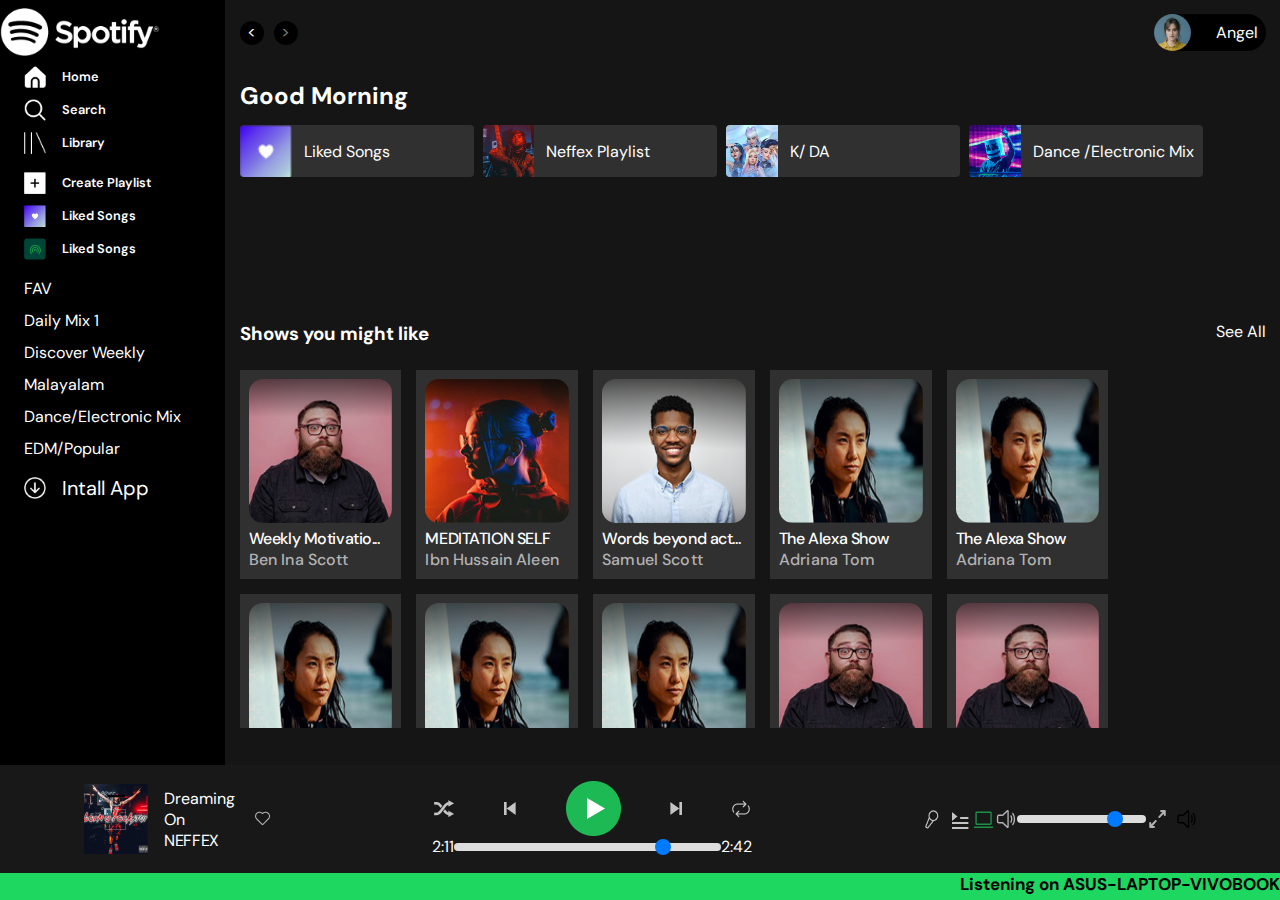
<file: index.html>
<!DOCTYPE html>
<html lang="en">
  <head>
    <meta charset="UTF-8" />
    <meta name="viewport" content="width=device-width, initial-scale=1.0" />
    <link rel="stylesheet" href="style.css" />
    <link
      rel="stylesheet"
      href="https://cdnjs.cloudflare.com/ajax/libs/font-awesome/6.4.0/css/all.min.css"
      integrity="sha512-iecdLmaskl7CVkqkXNQ/ZH/XLlvWZOJyj7Yy7tcenmpD1ypASozpmT/E0iPtmFIB46ZmdtAc9eNBvH0H/ZpiBw=="
      crossorigin="anonymous"
      referrerpolicy="no-referrer"
    />
    <title>My Spotify Clone</title>
  </head>
  <body>
    <main>
      <div class="container">
        <div class="sidebar">
          <img
            id="logoimg"
            src="./assets/Spotify logo.png"
            alt="Spotify-Logo"
          />
          <div class="topicon sidedivs">
            <div class="linkflex">
              <img src="./Home.png" alt="Home" />
              <a href="#">Home</a>
            </div>
            <div class="linkflex">
              <img src="./assets/Search.png" alt="Search" />
              <a href="#">Search</a>
            </div>
            <div class="linkflex">
              <img src="./assets/Your library.png" alt="Library" />
              <a href="#">Library</a>
            </div>
          </div>
          <div class="album sidedivs">
            <div class="linkflex">
              <!--<img src="./assets/plus.png" alt="Home">-->
              <img
                src="./assets/plus.png"
                alt=""
              />
              <a href="#">Create Playlist</a>
            </div>
            <div class="linkflex" x>
              <img
                src="./assets/purpleheart.png"
                alt=""
              />
              <a href="#">Liked Songs</a>
            </div>
            <div class="linkflex" x>
              <img
                src="./assets/hotspot.png"
                alt=""
              />
              <a href="#">Liked Songs</a>
            </div>
          </div>
          <div class="favalbums sidedivs">
            <a href="#"><p>FAV</p></a>
            <a href="#">Daily Mix 1</a>
            <a href="#">Discover Weekly</a>
            <a href="#">Malayalam</a>
            <a href="#">Dance/Electronic Mix</a>
            <a href="#">EDM/Popular</a>
            <!-- <a href="#">Daily Mix 1</a>
                    <a href="#">Discover Weekly</a>
                    <a href="#">Malayalam</a>
                    <a href="#">Dance/Electronic Mix</a>
                    <a href="#">EDM/Popular</a> -->
          </div>
          <div class="install sidedivs">
            <div class="linkflex">
              <img src="./assets/install.png" alt="Install App" />
              <button id="install-btn">Intall App</button>
            </div>
          </div>
        </div>
        <div class="mainarea bg.ldark">
          <div class="head">
            <div class="greatless">
              <div class="less"><</div>
              <div class="great">></div>
            </div>
            <div class="user">
              <img src="./assets/user2.png" alt="Userpic" />
              <div class="name">
                Angel <i class="fa-solid fa-caret-down"></i>
              </div>
            </div>
          </div>
          <div class="maincontent">
            <div class="mainleft">
              <h2 class="h2">Good Morning</h2>
              <div class="midcards">
                <div class="mcard">
                  <img
                    class="simg"
                    src="./assets/purpleheart.png"
                    alt=""
                  />
                  <div class="mtext">Liked Songs</div>
                </div>
                <div class="mcard">
                  <img
                    class="simg"
                    src="./assets/man.png"
                    alt=""
                  />
                  <div class="mtext">Neffex Playlist</div>
                </div>
                <div class="mcard">
                  <img
                    class="simg"
                    src="./assets/KDA.png"
                    alt=""
                  />
                  <div class="mtext">K/ DA</div>
                </div>
                <div class="mcard">
                  <img
                    class="simg"
                    src="./assets/marshmellow.png"
                    alt=""
                  />
                  <div class="mtext">Dance /Electronic Mix</div>
                </div>
              </div>
              <div class="see">
                <h3 class="h2">Shows you might like</h3>
                <a href="./playliSt.html" target="_blank">See All</a>
              </div>
              <div class="btmcards">
                <div class="bcard">
                  <div class="carditem">
                    <img
                      src="./assets/Rectangle 21.png"
                      alt="ArtistImage"
                    />
                    <h5>Weekly Motivatio...</h5>
                    <p>Ben Ina Scott</p>
                  </div>
                </div>
                <div class="bcard">
                  <div class="carditem">
                    <img
                      src="./assets/Rectangle 22.png"
                      alt="ArtistImage"
                    />
                    <h5>MEDITATION SELF</h5>
                    <p>Ibn Hussain Aleen</p>
                  </div>
                </div>
                <div class="bcard">
                  <div class="carditem">
                    <img
                      src="./assets/Rectangle 23.png"
                      alt="ArtistImage"
                    />
                    <h5>Words beyond act...</h5>
                    <p>Samuel Scott</p>
                  </div>
                </div>
                <div class="bcard">
                  <div class="carditem">
                    <img
                      src="./assets/Rectangle 16.png"
                      alt="ArtistImage"
                    />
                    <h5>The Alexa Show</h5>
                    <p>Adriana Tom</p>
                  </div>
                </div>
                <div class="bcard">
                  <div class="carditem">
                    <img
                      src="././assets/Rectangle 16.png"
                      alt="ArtistImage"
                    />
                    <h5>The Alexa Show</h5>
                    <p>Adriana Tom</p>
                  </div>
                </div>
                <div class="bcard">
                  <div class="carditem">
                    <img
                      src="./assets/Rectangle 16.png"
                      alt="ArtistImage"
                    />
                    <h5>The Alexa Show</h5>
                    <p>Adriana Tom</p>
                  </div>
                </div>
                <div class="bcard">
                  <div class="carditem">
                    <img
                      src="./assets/Rectangle 16.png"
                      alt="ArtistImage"
                    />
                    <h5>The Alexa Show</h5>
                    <p>Adriana Tom</p>
                  </div>
                </div>
                <div class="bcard">
                  <div class="carditem">
                    <img
                      src="./assets/Rectangle 16.png"
                      alt="ArtistImage"
                    />
                    <h5>The Alexa Show</h5>
                    <p>Adriana Tom</p>
                  </div>
                </div>
                <div class="bcard">
                  <div class="carditem">
                    <img
                      src="./assets/Rectangle 21.png"
                      alt="ArtistImage"
                    />
                    <h5>Weekly Motivatio...</h5>
                    <p>Ben Ina Scott</p>
                  </div>
                </div>
                <div class="bcard">
                  <div class="carditem">
                    <img
                      src="./assets/Rectangle 21.png"
                      alt="ArtistImage"
                    />
                    <h5>Weekly Motivatio...</h5>
                    <p>Ben Ina Scott</p>
                  </div>
                </div>
                <div class="bcard">
                  <div class="carditem">
                    <img
                      src="./assets/Rectangle 21.png"
                      alt="ArtistImage"
                    />
                    <h5>Weekly Motivatio...</h5>
                    <p>Ben Ina Scott</p>
                  </div>
                </div>
              </div>
            </div>
          </div>
        </div>
      </div>
      <div class="foot">
        <div class="player">
          <div class="playerleft">
            <img
              src="./assets/playing-img.png"
              alt="Played Song"
            />
            <div class="playedtext">
              <div class="textonly">
                <p>Dreaming On</p>
                <p id="singer">NEFFEX</p>
              </div>
              <img
                src="./assets/heart.png"
                alt="Liked"
              />
            </div>
          </div>
          <div class="playermid">
            <div class="midup">
              <img
                src="./assets/shuffle.png"
                alt="shuffle"
              />
              <img
                src="./assets/previous.png"
                alt="previous"
              />
              <img
                src="./assets/play.png"
                alt="play"
              />
              <img
                src="./assets/next.png"
                alt="next"
              />
              <img
                src="./assets/loop.png"
                alt="loop"
              />
            </div>
            <div class="middown">
              <p>2:11</p>
              <!--<img src="./assets/big-music-bar.png" alt="music bar">
                  <img src="./assets/music-bar.png" alt="">-->
              <input
                type="range"
                id="musicid"
                name="music"
                min="0"
                max="100"
                value="80"
              />
              <p>2:42</p>
            </div>
          </div>
          <div class="playerright">
            <img
              class="rytmic"
              src="./assets/microphone.png"
              alt="microphone"
            />
            <img
              class="rytmic"
              src="./assets/query-queue.png"
              alt="query-queue"
            />
            <img
              class="rytmic"
              src="./assets/carbon_laptop.png"
              alt="carbon_laptop"
            />
            <img
              src="./assets/speaker-white.png"
              alt="speaker-white"
            />
           <!-- <img src="./assets/volume-bar.png"
                                alt="volume-bar"> -->
            <input
              type="range"
              class="rytmic"
              id="volumid"
              name="volume"
              min="0"
              max="100"
              value="80"
            />
            <img
              class="rytmic"
              src="./assets/strech-speaker.png"
              alt="strech-speaker"
            />
          </div>
        </div>
        <p id="foottext">Listening on ASUS-LAPTOP-VIVOBOOK</p>
      </div>
    </main>
  </body>
</html>
</file>
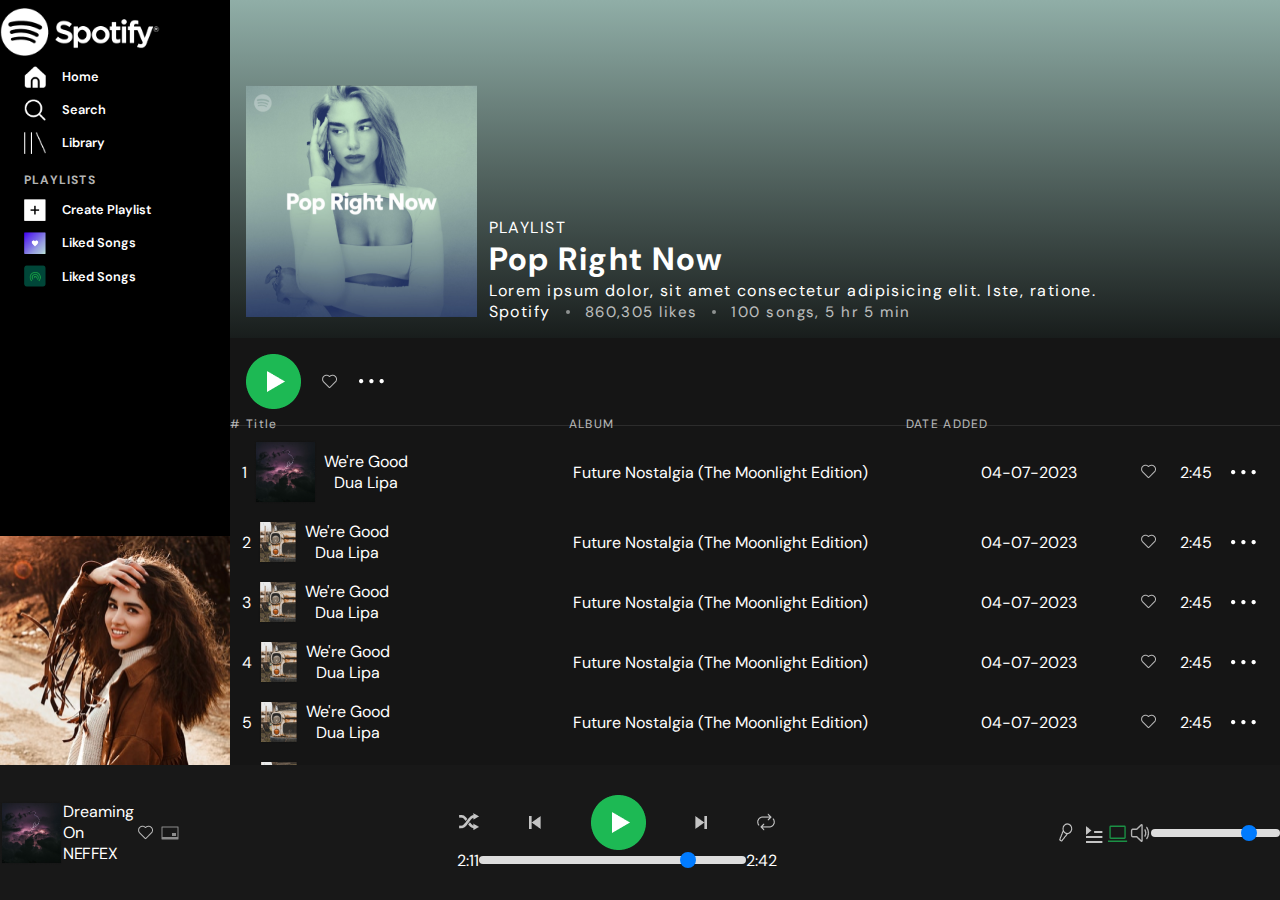
<file: playliSt.html>
<!DOCTYPE html>
<html lang="en">
<head>
    <meta charset="UTF-8">
    <meta name="viewport" content="width=device-width, initial-scale=1.0">
    <link rel="stylesheet" href="./style.css">
    <link rel="stylesheet" href="./style1.css">
    <link rel="stylesheet" href="https://cdnjs.cloudflare.com/ajax/libs/font-awesome/6.4.0/css/all.min.css"
        integrity="sha512-iecdLmaskl7CVkqkXNQ/ZH/XLlvWZOJyj7Yy7tcenmpD1ypASozpmT/E0iPtmFIB46ZmdtAc9eNBvH0H/ZpiBw=="
        crossorigin="anonymous" referrerpolicy="no-referrer" />
    <title>Spotify Clone</title>
</head>
<body>
    <main>
        <div class="container">
            <div class="sidebar">
                <img id="logoimg" src="./assets/Spotify logo.png" alt="Spotify-Logo">
                <div class="topicon sidedivs">
                    <div class="linkflex">
                        <img src="./Home.png" alt="Home">
                        <a href="#">Home</a>
                    </div>
                    <div class="linkflex">
                        <img src="./assets/Search.png" alt="Search">
                        <a href="#">Search</a>
                    </div>
                    <div class="linkflex">
                        <img src="./assets/Your library.png" alt="Library">
                        <a href="#">Library</a>
                    </div>
                </div>
                <div class="album sidedivs" id="album-playlist">
                    <p>PLAYLISTS</p>
                    <div class="linkflex">
                        <!-- <img src="./assets/plus.png" alt="Home"> -->
                        <img src="./assets/plus.png" alt="">
                        <a href="#">Create Playlist</a>
                    </div>
                    <div class="linkflex" x>
                        <img src="./assets/purpleheart.png" alt="">
                        <a href="#">Liked Songs</a>
                    </div>
                    <div class="linkflex" x>
                        <img src="./assets/hotspot.png" alt="">
                        <a href="#">Liked Songs</a>
                    </div>
                </div>
                <img id="albumart-playlist" src="./assets2/album art.png" alt="AlbumArt Pic">
            </div>
            <div class="mainarea-playlist bg.ldark">
                    <div class="top-one">
                        <div class="genre-img">
                            <img src="./assets2/pop-rn.png" alt="Genre Playlist Image">
                        </div>
                        <div class="genre-text">
                            <p>PLAYLIST</p>
                            <H1>Pop Right Now</H1>
                            <p>Lorem ipsum dolor, sit amet consectetur adipisicing elit. Iste, ratione.</p>
                            <div class="genre-foot">
                                <div class="spoti">Spotify</div>
                                <svg class="genre-short-text" xmlns="http://www.w3.org/2000/svg" width="4" height="4" viewBox="0 0 4 4" fill="none">
                                    <circle opacity="0.7" cx="2" cy="2" r="2" fill="white"/>
                                  </svg>
                                  <div class="likes genre-short-text">860,305 likes</div>
                                  <svg class="genre-short-text" xmlns="http://www.w3.org/2000/svg" width="4" height="4" viewBox="0 0 4 4" fill="none">
                                    <circle opacity="0.7" cx="2" cy="2" r="2" fill="white"/>
                                  </svg>
                                  <div class="genre-info genre-short-text">100 songs, 5 hr 5 min</div>
                            </div>
                        </div>
                    </div>
                    <div class="top-second">
                        <div class="btns">
                            <img id="pl-btns" src="./assets/play.png" alt="Play">
                            <img src="./assets/heart.png" alt="Like-Playlist">
                            <img src="./assets2/three-dot.png" alt="More-Options">
                        </div>
                    </div>
                    <div class="top-third">
                        <div class="bor"></div>
                        <div class="table-heads">
                            <div class="heads-text">
                                #  Title
                            </div>
                            <div class="heads-text">
                                ALBUM
                            </div>
                            <div class="heads-text">
                                DATE ADDED
                            </div>
                            <div class="heads-text">
               
                            </div>
                        </div>
                    </div>
                    <div class="table-wrapper">
                        <table class="custom-table">
                          <tr>
                            <td>
                                <p>1</p>
                                <img src="./assets2/Rectangle 9.png" alt="SongImage">
                                <div class="songdetails">
                                    <div class="songname">We're Good</div>
                                    <div class="author">Dua Lipa</div>
                                </div>
                            </td>
                            <td>Future Nostalgia (The Moonlight Edition)</td>
                            <td>04-07-2023</td>
                            <td>
                                <div class="moreMenu">
                                    <img src="./assets/heart.png" alt="LikeSong">
                                    <p>2:45</p>
                                    <img src="./assets2/three-dot.png" alt="More-Options">
                                </div>
                            </td>
                          </tr>
                          <tr>
                            <td>
                                <p>2</p>
                                <img src="./assets2/list img.png" alt="SongImage">
                                <div class="songdetails">
                                    <div class="songname">We're Good</div>
                                    <div class="author">Dua Lipa</div>
                                </div>
                            </td>
                            <td>Future Nostalgia (The Moonlight Edition)</td>
                            <td>04-07-2023</td>
                            <td>
                                <div class="moreMenu">
                                    <img src="./assets/heart.png" alt="LikeSong">
                                    <p>2:45</p>
                                    <img src="./assets2/three-dot.png" alt="More-Options">
                                </div>
                            </td>
                          </tr>
                          <tr>
                            <td>
                                <p>3</p>
                                <img src="./assets2/list img.png" alt="SongImage">
                                <div class="songdetails">
                                    <div class="songname">We're Good</div>
                                    <div class="author">Dua Lipa</div>
                                </div>
                            </td>
                            <td>Future Nostalgia (The Moonlight Edition)</td>
                            <td>04-07-2023</td>
                            <td>
                                <div class="moreMenu">
                                    <img src="./assets/heart.png" alt="LikeSong">
                                    <p>2:45</p>
                                    <img src="./assets2/three-dot.png" alt="More-Options">
                                </div>
                            </td>
                          </tr>
                          <tr>
                            <td>
                                <p>4</p>
                                <img src="./assets2/list img.png" alt="SongImage">
                                <div class="songdetails">
                                    <div class="songname">We're Good</div>
                                    <div class="author">Dua Lipa</div>
                                </div>
                            </td>
                            <td>Future Nostalgia (The Moonlight Edition)</td>
                            <td>04-07-2023</td>
                            <td>
                                <div class="moreMenu">
                                    <img src="./assets/heart.png" alt="LikeSong">
                                    <p>2:45</p>
                                    <img src="./assets2/three-dot.png" alt="More-Options">
                                </div>
                            </td>
                          </tr>
                          <tr>
                            <td>
                                <p>5</p>
                                <img src="./assets2/list img.png" alt="SongImage">
                                <div class="songdetails">
                                    <div class="songname">We're Good</div>
                                    <div class="author">Dua Lipa</div>
                                </div>
                            </td>
                            <td>Future Nostalgia (The Moonlight Edition)</td>
                            <td>04-07-2023</td>
                            <td>
                                <div class="moreMenu">
                                    <img src="./assets/heart.png" alt="LikeSong">
                                    <p>2:45</p>
                                    <img src="./assets2/three-dot.png" alt="More-Options">
                                </div>
                            </td>
                          </tr>
                          <tr>
                            <td>
                                <p>6</p>
                                <img src="./assets2/list img.png" alt="SongImage">
                                <div class="songdetails">
                                    <div class="songname">We're Good</div>
                                    <div class="author">Dua Lipa</div>
                                </div>
                            </td>
                            <td>Future Nostalgia (The Moonlight Edition)</td>
                            <td>04-07-2023</td>
                            <td>
                                <div class="moreMenu">
                                    <img src="./assets/heart.png" alt="LikeSong">
                                    <p>2:45</p>
                                    <img src="./assets2/three-dot.png" alt="More-Options">
                                </div>
                            </td>
                          </tr>
                          <tr>
                            <td>
                                <p>7</p>
                                <img src="./assets2/list img.png" alt="SongImage">
                                <div class="songdetails">
                                    <div class="songname">We're Good</div>
                                    <div class="author">Dua Lipa</div>
                                </div>
                            </td>
                            <td>Future Nostalgia (The Moonlight Edition)</td>
                            <td>04-07-2023</td>
                            <td>
                                <div class="moreMenu">
                                    <img src="./assets/heart.png" alt="LikeSong">
                                    <p>2:45</p>
                                    <img src="./assets2/three-dot.png" alt="More-Options">
                                </div>
                            </td>
                          </tr>
                          <tr>
                            <td>
                                <p>8</p>
                                <img src="./assets2/three-dot.png" alt="SongImage">
                                <div class="songdetails">
                                    <div class="songname">We're Good</div>
                                    <div class="author">Dua Lipa</div>
                                </div>
                            </td>
                            <td>Future Nostalgia (The Moonlight Edition)</td>
                            <td>04-07-2023</td>
                            <td>
                                <div class="moreMenu">
                                    <img src="./assets/heart.png" alt="LikeSong">
                                    <p>2:45</p>
                                    <img src="./assets2/three-dot.png" alt="More-Options">
                                </div>
                            </td>
                          </tr> 
                          <!-- Add more rows as needed -->
                        </table>
                      </div>     
                </div>
                <div class="foot-playlist">
                    <div class="player-playlist">
                        <div class="playerleft-playlist">
                            <img src="./assets2/Rectangle 9.png"
                                alt="Played Song">
                            <div class="playedtext-playlist">
                                <div class="textonly-playlist">
                                    <p>Dreaming On</p>
                                    <p id="singer">NEFFEX</p>
                                </div>
                                <img src="./assets/heart.png"
                                    alt="Liked">
                                <img src="./assets2/pip.png" alt="Picture-in-Picture">
                            </div>
                        </div>
                        <div class="playermid-playlist">
                            <div class="midup-playlist">
                                <img src="./assets/shuffle.png"
                                    alt="shuffle">
                                <img src="./assets/previous.png"
                                    alt="previous">
                                <img src="./assets/play.png"
                                    alt="play">
                                <img src="./assets/next.png"
                                    alt="next">
                                <img src="./assets/loop.png" alt="loop">
                            </div>
                            <div class="middown-playlist">
                                <p>2:11</p>
                                <input type="range" id="musicid" name="music" min="0" max="100" value="80">
                                <p>2:42</p>
                            </div>
                        </div>
                        <div class="playerright-playlist">
                            <img class="rytmic" src="./assets/microphone.png"
                                alt="microphone">
                            <img class="rytmic" src="./assets/query-queue.png"
                                alt="query-queue">
                            <img class="rytmic" src="./assets/carbon_laptop.png"
                                alt="carbon_laptop">
                            <img class="rytmic" src="./assets/speaker-white.png"
                                alt="speaker-white">
                            <input type="range" id="volumid" name="volume" min="0" max="100" value="80">
                        </div>
                    </div>
                </div>
    </main>
</body>
</html>
</file>
<file: style.css>
@import url('https://fonts.googleapis.com/css2?family=DM+Sans:opsz,wght@9..40,300&family=Delicious+Handrawn&display=swap');


* {
    margin: 0;
    padding: 0;

    color: white;
    font-family: DM sans;
}

.container {
    display: flex;
    flex: 1;
    overflow: hidden;
    background-color: black;
    height: 85vh;
    

}

.mainarea {
    flex: 0.82;
    padding: .9em;
    background-color: rgb(21, 21, 21);
    height: 100%;
}

.sidebar {
    flex: 0.18;
    position: relative;
    background-color: black;
    display: flex;
    flex-direction: column;
    gap:0.1rem;
    height: 100%;

}
#install-btn{
    background-color: transparent;
    border: none !important;
    font-size: 20px;
}
#install-btn:hover{
    cursor: pointer;
}

#logoimg {
    width: 10rem;
    height: 3rem;
    margin-bottom: 0.5rem;
    margin-TOP: 0.5rem;
}

.topicons {
    display: flex;
    flex-direction: column;
    /* gap: 1rem; */
    /* padding: 1rem 1.5rem;
    margin-bottom: 0.5rem; */

    border-radius: 0.5rem;
}

.sidedivs {
    display: flex;
    flex-direction: column;
    gap: 0.7rem;
    margin-bottom: 16px;
    padding-inline: 1.5rem;
}

.linkflex {
    display: flex;
    justify-content: flex-start;
    gap: 1rem;
    align-items: center;
    font-weight: 600;
    font-size: 0.8rem;
    cursor: pointer;
    height: 1.375rem;
}
.linkflex>img{
    height: 1.375rem;
    width: 1.375rem;
}
.linkflex:hover {
    opacity: 1;
    transition: all 0.3s;
    background-color: rgb(40,40,40);
}

.albumicons {
    width: 1rem;
    height: 1rem;
    background-color: white !important;
    align-items: center;
    text-align: center;
    display: flex;
    justify-content: center;
    border-radius: 0.0625rem;
}

#gradient {
    background: linear-gradient(135deg, #4000F4 0%, #603AED 22.48%, #7C6EE6 46.93%, #979FE1 65.71%, #A2B3DE 77.68%, #ADC8DC 88.93%, #C0ECD7 100%);
}

#color {
    border-radius: 0.3125rem;
    background: #004638;
}

p {
    color: #FFF;
    font-family: DM sans;
    font-size: 1.1875re font-weight: 700;
}

a {
    text-decoration: none;
    color: white;
}

.head {
    display: flex;
    margin-bottom: 1.8rem;
    justify-content: space-between;
    align-items: center;
    /* background-color: rgb(21, 21, 21); */
}

.greatless {
    display: flex;
    gap: 10px;
    /* background-color: rgb(21, 21, 21); */
}

.great,
.less {
    border-radius: 50%;
    width: 24px;
    height: 24px;
    background-color: black !important;

    text-align: center;
    align-items: center;
}

.less {
    color: white;
}

.great {
    color: grey;
}

.user {
    display: flex;

    border-radius: 20px 20px 20px 20px;
    align-items: center;
    justify-content: space-between;
    background-color: black !important;
    width: 7rem;
}

.user>img {
    width: 2.3125rem;
    height: 2.3125rem;
    border-radius: 2.3125rem;

}

.name {
    margin-right: 0.5rem;
}


.maincontent {
    display: flex;
    justify-content: space-around;

}

.mainleft {
    flex: 1;
    overflow-y: scroll;
    height: 72vh;
}
.mainleft::-webkit-scrollbar {
    display: none;
    /* for Chrome, Safari, and Opera */
  }

.see{
    display: flex;
    justify-content: space-between;
}
  .bg-ldark {
    background-color: rgb(21, 21, 21) !important;
}

.bg-black {
    background-color: black !important;
}
.midcards{
    display: flex;
    flex-wrap: wrap;
    overflow-y: scroll;
    height: 28%;
    margin: 14px 0px;
}
.midcards::-webkit-scrollbar{
    display: none;
}

.mcard {
    display: flex;
    width: 14.625rem;
    height: 3.25rem;
    background-color: rgb(48, 48, 48);
    align-items: center;
    border-radius: 0.25rem;
    overflow: hidden;
    flex-wrap: wrap;
    margin: 0px 9px 9px 0px;
}

.mtext {
    margin-left: 12px;
}
.simg{
    height: 100%;
}
.see{
    margin-bottom: 1.5rem;
}
.btmcards{
    display: flex;
    flex-wrap: wrap;
}
.bcard{
    padding: 9px;
    display: flex;
    flex-direction: columns;
    justify-content: space-around;
    background-color: rgb(48, 48, 48);
    margin: 0px 15px 15px 0px;
}
.bcard:hover{
    box-shadow: 0px 2px 04px rgb(230, 212, 212);
}
.mcard:hover{
    box-shadow: 0px 2px 04px rgb(230, 212, 212);
}

.carditem>img{
    border-radius: 0.875rem;

width: 8.98613rem;
height: 8.9955rem;

}
.carditem>p{
    color: #B3B3B3;
font-family: DM Sans;
font-weight: 500;
line-height: normal;
letter-spacing: 0.00938rem;
}
.carditem>h5{
    color: #FFF;
font-family: DM Sans;
font-size: 1rem;
font-weight: 500;
letter-spacing: -0.02625rem;
}
.foot{
    
    position: fixed !important;
    bottom: 0;
    width: 100%;
    height: 15vh;
    background-color: rgb(30, 215, 96);
    
}
.playerleft{
    display: flex;
    justify-content: space-between;
    align-items: center;
    width: 14%;
    gap: 1rem;

}
.playedtext{
    display: flex;
    justify-content: center;
    align-items: center;
    gap: 1rem;
}
#singer{
    color: #FFF;
    font-family: DM Sans;
    letter-spacing: -0.02625rem;
}
.midup{
    display: flex;
    justify-content: space-between;
    align-items: center;
    width: 20rem;
}
.playermid{
    display: flex;
    flex-direction: column;
    align-items: center;
}
.middown{
    display: flex;
    justify-content: space-between;
    align-items: center;
    width: 20rem;

}
.middown>img{
    height: 5px;
    width: 22.125rem;
}
.playerright{
    display: flex;
    justify-content: space-around;
    align-items: center;
}
.player{
    height: 80%;
    display: flex;
    justify-content: space-around;
    align-items: center;
    background-color: rgb(24, 24, 24);
    
}
#foottext{
    color: #000;
font-family: DM Sans;
font-size: 1.0625rem;
font-style: normal;
font-weight: 700;
line-height: normal;
    text-align: right;
}




/* ----------------------Playlist CSS---------------------- */

/* Style the range input track */
input[type="range"] {
    -webkit-appearance: none; /* Remove default styles on WebKit/Blink */
    width: 100%; /* Full-width */
    height: 8px; /* Height of the track */
    background-color: #ddd; /* Default background color of the track */
    border-radius: 4px; /* Rounded corners */
    outline: none; /* Remove the outline on focus */
  }
  
  /* Style the range input thumb (slider handle) */
  input[type="range"]::-webkit-slider-thumb {
    -webkit-appearance: none; /* Remove default styles on WebKit/Blink */
    appearance: none; /* Remove default styles on other browsers */
    width: 16px;
    height: 16px; 
    background-color: #007bff;
    border: 2px solid #007bff;
    border-radius: 50%;
    cursor: pointer; /* Show a pointer cursor on hover */
  }
  
  /* Style the range input thumb on hover */
  input[type="range"]::-webkit-slider-thumb:hover {
    background-color: #0056b3; /* Thumb background color on hover */
  }
  
  /* Style the range input thumb on active */
  input[type="range"]::-webkit-slider-thumb:active {
    background-color: #003e80; /* Thumb background color when pressed */
  }
  
/* Large screens */
@media (min-width: 1200px) {
    /* .sidebar{
        gap:2rem;
    } */
}

/* Medium screens */
@media (min-width: 768px) and (max-width: 1199px) {
    #logoimg{
        width: 7rem;
        height: 2rem;
    }
    .foot-song-img{
        height: 62px;
    }
    .sidedivs, .favalbums{
        gap:0.3rem;
    }
}

/* Small screens */
@media (min-width: 426px) and (max-width: 767px) {
    .midup, .middown{
        width: 12rem;
    }
    .rytmic:nth-child(1){
        display: none;
    }
    .rytmic:nth-child(2){
        display: none;
    }
    .rytmic:nth-child(3){
        display: none;
    }
    .rytmic:nth-child(5){
        display: none;
    }
    .rytmic:nth-child(6){
        display: none;
    }
    .textonly{
        display: none;
    }
    .sidedivs{
        gap:0.1rem;
    }
    .sidebar{
        gap:0rem;
    }
    
}
@media (max-width: 425px) {
    .midup, .middown{
        width: 12rem;
    }
    .rytmic:nth-child(1){
        display: none;
    }
    .rytmic:nth-child(2){
        display: none;
    }
    .rytmic:nth-child(3){
        display: none;
    }
    .rytmic:nth-child(5){
        display: none;
    }
    .rytmic:nth-child(6){
        display: none;
    }
    .textonly{
        display: none;
    }
    
    .sidedivs{
        gap:0.1rem;
    }
    .sidebar{
        gap:0rem;
    }
    .h2, .see>a{
        font-size: 14px;
    }
}
</file>
<file: style1.css>
@import url('https://fonts.googleapis.com/css2?family=DM+Sans:opsz,wght@9..40,300&family=Delicious+Handrawn&display=swap');

* {
    margin: 0;
    padding: 0;

    color: white;
    font-family: DM sans;
}

.top-one {
    background: linear-gradient(180deg, #90AEA7 0%, #000 120%);
    height: 40%;
    display: flex;
    padding: 1rem;
    display: flex;
    align-items: flex-end;
    gap: 0.7rem;

}
#album-playlist>p{
    color: #B3B3B3;
font-size: 0.75rem;

font-weight: 700;
line-height: 1rem; /* 133.333% */
letter-spacing: 0.075rem;
text-transform: uppercase;
}
#albumart-playlist{
    width: 100%;
    position: absolute;
    bottom: 0;
    top: 1;
    height: 30%;
}
.mainarea-playlist {
    background-color: rgb(21, 21, 21);
    flex: 0.82;
    background-color: rgb(21, 21, 21);
    height: 100%;
}

.foot-playlist {

    position: fixed !important;
    bottom: 0;
    width: 100%;
    height: 15vh;
    background-color: rgb(30, 215, 96);

}

.playerleft-playlist {
    display: flex;
    justify-content: space-between;
    align-items: center;
    width: 14%;

}

.playedtext-playlist {
    display: flex;
    justify-content: center;
    align-items: center;
}

#singer-playlist {
    color: #FFF;
    font-family: DM Sans;
    letter-spacing: -0.02625rem;
}

.midup-playlist {
    display: flex;
    justify-content: space-between;
    align-items: center;
    width: 20rem;
}

.playermid-playlist {
    display: flex;
    flex-direction: column;
    align-items: center;
}

.middown-playlist {
    display: flex;
    justify-content: space-between;
    align-items: center;
    width: 20rem;

}

.middown-playlist>img {
    height: 5px;
    width: 22.125rem;
}


.playerright-playlist {
    display: flex;
    justify-content: space-around;
    align-items: center;
}

.player-playlist {
    height: 100%;
    display: flex;
    justify-content: space-between;
    align-items: center;
    background-color: rgb(24, 24, 24);
}

#foottext-playlist {
    color: #000;
    font-family: DM Sans;
    font-size: 1.0625rem;
    font-style: normal;
    font-weight: 700;
    line-height: normal;
    text-align: right;
}

.genre-foot {
    display: flex;
    align-items: center;
    gap: 0.9375rem;
}

.genre-short-text {
    color: #FFF;
    font-size: 0.9375rem;
    opacity: 0.699999988079071;
}

.genre-text {
    /* padding-top: 10.3125rem; */
    letter-spacing: 0.090rem;

}

.top-second {
    padding: 1rem;
}

.btns {
    display: flex;
    justify-content: space-between;
    align-items: center;
    width: 8.6rem;
}

.top-third {
    position: relative;
}

.bor {
    border-bottom: 1px solid white;
    opacity: 0.10000000149011612;


}

.table-heads {
    display: flex;
    justify-content: space-between;
    margin-top: -10px;
}

.heads-text {
    color: #FFF;
    font-size: 0.75rem;
    font-weight: 400;
    line-height: normal;
    letter-spacing: 0.0825rem;
    opacity: 0.699999988079071;
}

/* Table Wrapper */
.table-wrapper {
    width: 100%;
    overflow-x: auto;
    /* Enable horizontal scrolling for small screens if needed */
    overflow-y: scroll;
    height: 47%;
}
.table-wrapper::-webkit-scrollbar {
    display: none;
    /* for Chrome, Safari, and Opera */
  }
/* Table Styling */
.custom-table {
    width: 100%;
    border-collapse: collapse;
    /* Remove cell spacing */
}

.custom-table th,
.custom-table td {
    padding: 8px 12px;
}

.custom-table th {
    /* background-color: #f2f2f2; */
    font-weight: bold;
    text-align: left;
}

.custom-table tr {
    background-color: transparent;
}

.custom-table tr:hover {
    border-radius: 0.3125rem;
    background: #ffffff1c;

}
.custom-table tr td{
    
    text-align: center;
}

.custom-table tr :first-child{
    display: flex;
    align-items: center;
    gap: 7px;
    
}
.moreMenu{
    display: flex;
    justify-content: space-evenly;
    align-items: center;
}



/* Large screens */
@media (min-width: 1200px) {
    
}

/* Medium screens */
@media (min-width: 768px) and (max-width: 1199px) {
    #album-playlist{
        gap:0.7rem;
    } 
}

/* Small screens */
@media (min-width: 592px) and (max-width: 767px) {
    .midup, .middown{
        width: 12rem;
    }
    .rytmic:nth-child(1){
        display: none;
    }
    .rytmic:nth-child(2){
        display: none;
    }
    .rytmic:nth-child(3){
        display: none;
    }
    .rytmic:nth-child(5){
        display: none;
    }
    .rytmic:nth-child(6){
        display: none;
    }
    .textonly{
        display: none;
    }
    #volumid{
        display: none;
    }
    .custom-table tr td:nth-child(3){
        display: none !important;
    }
    .top-one{
        flex-direction: column;
        align-items: flex-start;
    }
    .genre-img>img{
        height: 105px;
        width: 105px;
    }
    .genre-text{
        font-size: 9px;
    }
    .table-heads div:nth-child(3){
        display: none !important;
    }
    td{
        font-size: 12px;
    }
    
}
@media (min-width: 320px) and (max-width:591px) {
    #pl-btns{
        width: 18px;
        height: 20px;
    }
    .btns{
        width: 4.6rem;
    }
    .genre-short-text{
        display: none;
    }
    .midup-playlist, .middown-playlist{
        width: 12rem;
    }
    .rytmic:nth-child(1){
        display: none;
    }
    .rytmic:nth-child(2){
        display: none;
    }
    .rytmic:nth-child(3){
        display: none;
    }
    .rytmic:nth-child(5){
        display: none;
    }
    .rytmic:nth-child(6){
        display: none;
    }
    .textonly-playlist{
        display: none;
    }
    .moreMenu{
        flex-direction: column;
    }
    #volumid{
        display: none;
    }
    .custom-table tr td:nth-child(3){
        display: none !important;
    }
    .top-one{
        flex-direction: column;
        align-items: flex-start;
    }
    .genre-img>img{
        height: 105px;
        width: 105px;
    }
    .genre-text{
        font-size: 9px;
    }
    .table-heads div:nth-child(3){
        display: none !important;
    }
    td{
        font-size: 12px;
    }
}
</file>
